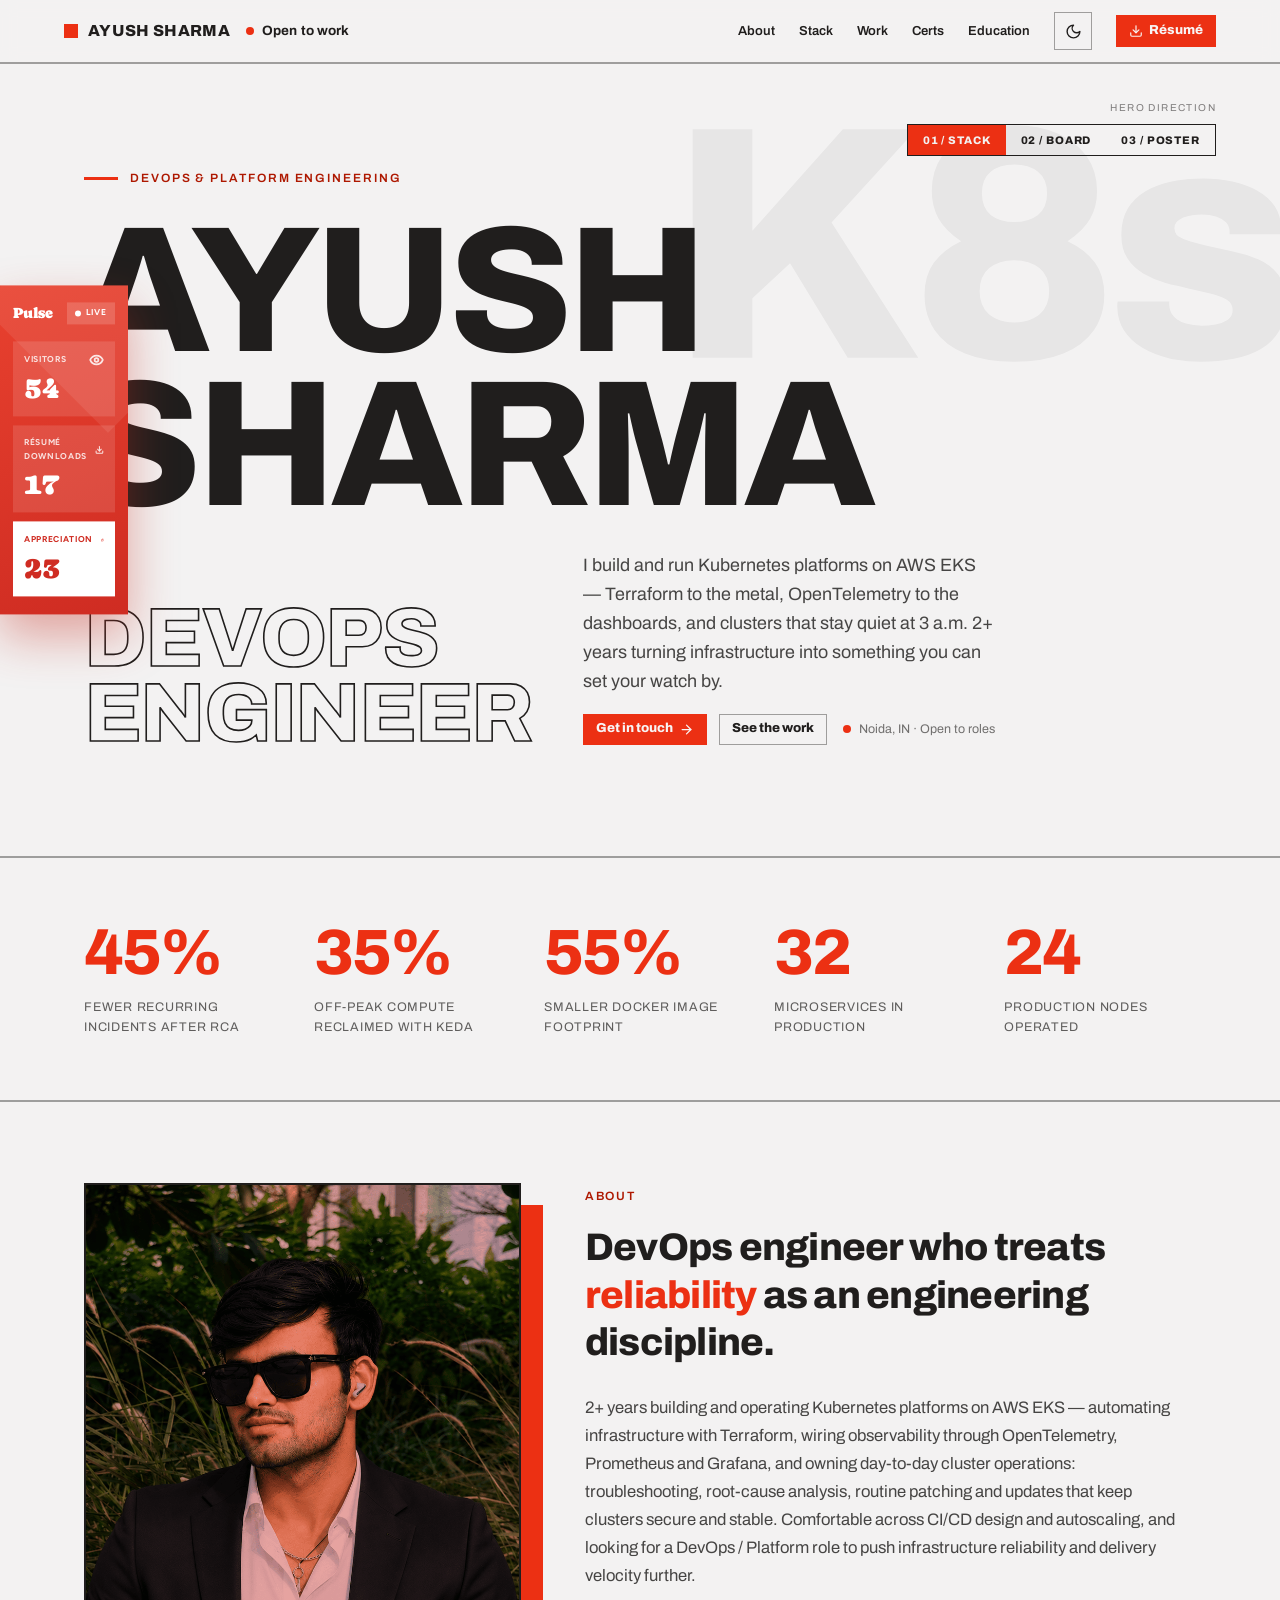
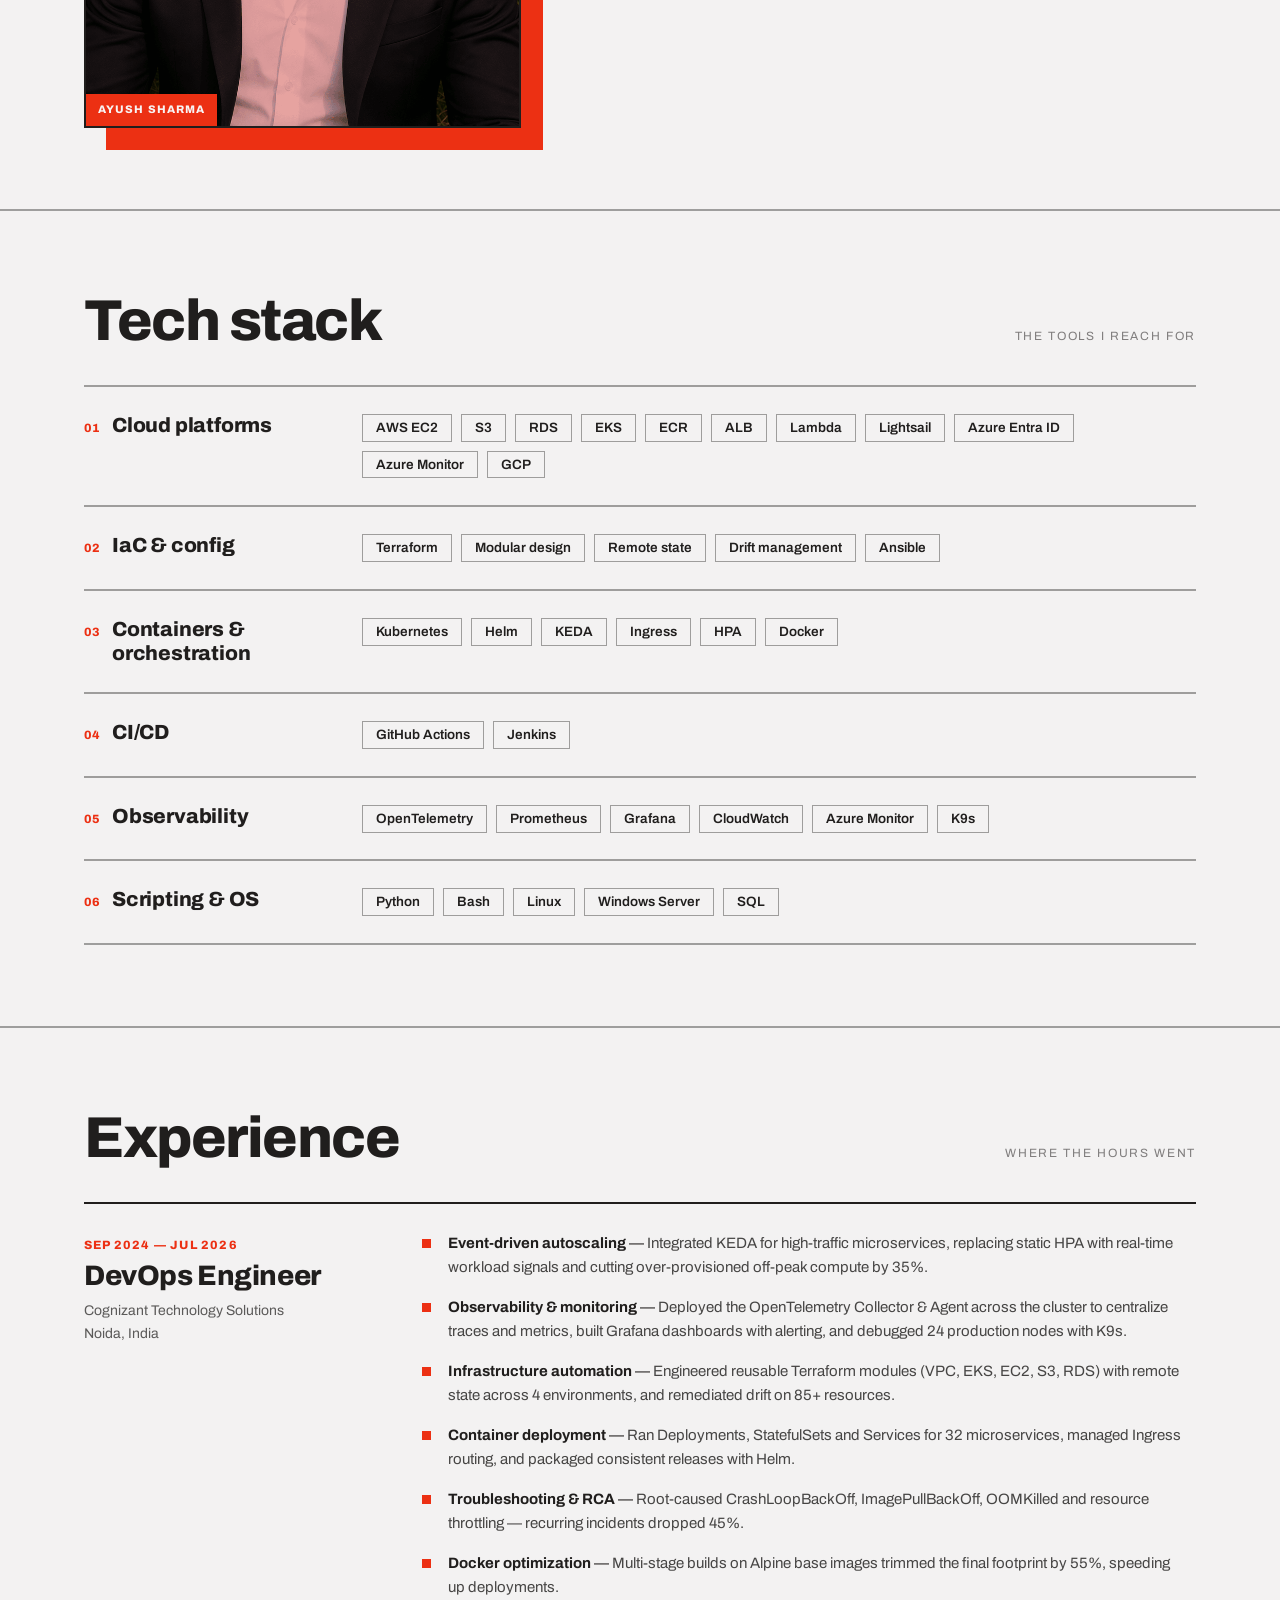
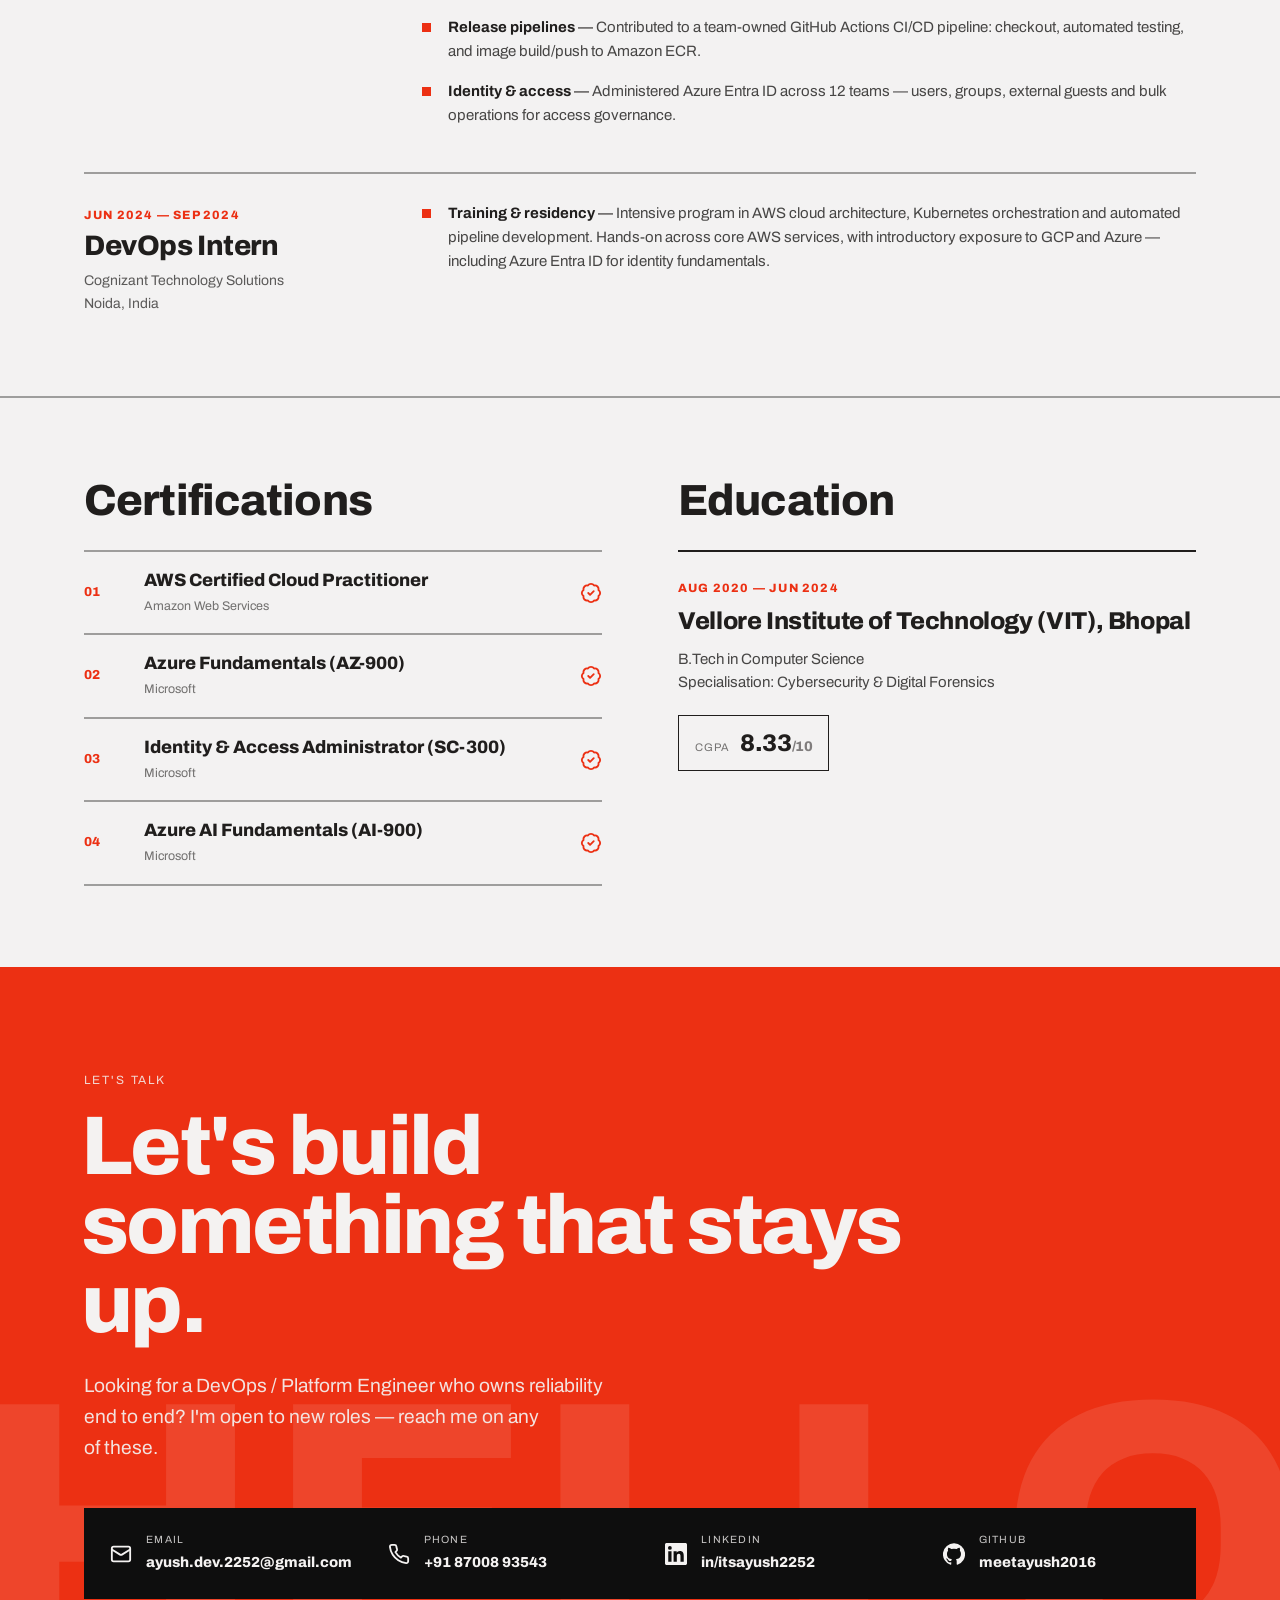
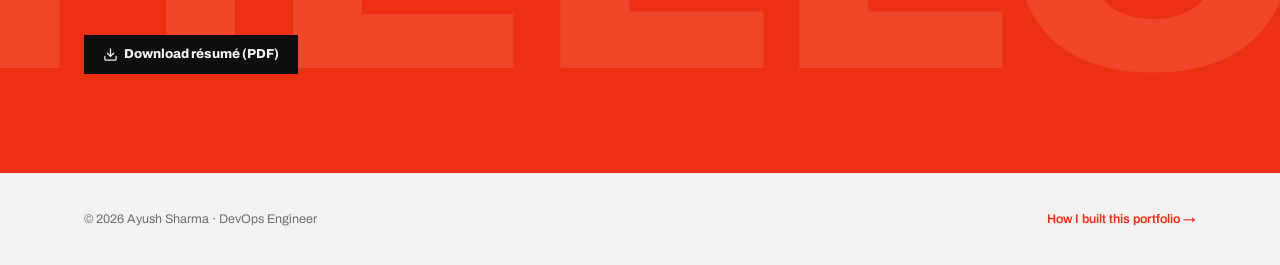
<file: index.html>
<!DOCTYPE html>
<html lang="en">
<head>
<meta charset="utf-8">
<meta name="viewport" content="width=device-width, initial-scale=1">
<title>Ayush Sharma — DevOps Engineer</title>
<meta name="description" content="DevOps engineer building Kubernetes platforms on AWS EKS — Terraform, OpenTelemetry, and reliability as an engineering discipline.">
<link rel="preconnect" href="https://fonts.googleapis.com">
<link rel="preconnect" href="https://fonts.gstatic.com" crossorigin>
<link href="https://fonts.googleapis.com/css2?family=Caprasimo&family=Figtree:wght@400;600;700&display=swap" rel="stylesheet">
<link rel="stylesheet" href="styles.css">
</head>
<body>

  <!-- PULSE METER -->
  <aside class="pulse" aria-label="Portfolio pulse">

    <!-- BASE LAYER (red) -->
    <div class="pulse-layer pulse-base">
      <div class="pulse-blob" aria-hidden="true"></div>
      <div class="pulse-head">
        <span class="pulse-brand">Pulse</span>
        <span class="pulse-live"><span class="dot"></span>LIVE</span>
      </div>
      <div class="pulse-rows">
        <div class="pulse-tile">
          <div class="pulse-top">
            <div class="pulse-label">Visitors</div>
            <svg width="15" height="15" viewBox="0 0 24 24" fill="none" stroke="#fff" stroke-width="2.75" stroke-linecap="round" stroke-linejoin="round" style="opacity:.85"><path d="M2.062 12.348a1 1 0 0 1 0-.696 10.75 10.75 0 0 1 19.876 0 1 1 0 0 1 0 .696 10.75 10.75 0 0 1-19.876 0"/><circle cx="12" cy="12" r="3"/></svg>
          </div>
          <div class="pulse-num" data-metric="visitors">54</div>
        </div>
        <div class="pulse-tile">
          <div class="pulse-top">
            <div class="pulse-label">Résumé downloads</div>
            <svg width="15" height="15" viewBox="0 0 24 24" fill="none" stroke="#fff" stroke-width="2.75" stroke-linecap="round" stroke-linejoin="round" style="opacity:.85"><path d="M21 15v4a2 2 0 0 1-2 2H5a2 2 0 0 1-2-2v-4"/><polyline points="7 10 12 15 17 10"/><line x1="12" x2="12" y1="15" y2="3"/></svg>
          </div>
          <div class="pulse-num" data-metric="downloads">17</div>
        </div>
        <button type="button" class="pulse-tile pulse-solid" data-thumb title="Give a thumbs up">
          <div class="pulse-top">
            <div class="pulse-label">Appreciation</div>
            <svg width="15" height="15" viewBox="0 0 24 24" fill="none" stroke="#e23b2e" stroke-width="2.75" stroke-linecap="round" stroke-linejoin="round" data-thumb-icon><path d="M7 10v12"/><path d="M15 5.88 14 10h5.83a2 2 0 0 1 1.92 2.56l-2.33 8A2 2 0 0 1 17.5 22H4a2 2 0 0 1-2-2v-8a2 2 0 0 1 2-2h2.76a2 2 0 0 0 1.79-1.11L12 2a3.13 3.13 0 0 1 3 3.88Z"/></svg>
          </div>
          <div class="pulse-num" data-metric="thumbs">23</div>
        </button>
      </div>
    </div>

    <!-- INVERT LAYER (black) — clipped from the top to the waterline -->
    <div class="pulse-layer pulse-invert" aria-hidden="true">
      <div class="pulse-blob"></div>
      <div class="pulse-head">
        <span class="pulse-brand">Pulse</span>
        <span class="pulse-live"><span class="dot"></span>LIVE</span>
      </div>
      <div class="pulse-rows">
        <div class="pulse-tile">
          <div class="pulse-top">
            <div class="pulse-label">Visitors</div>
            <svg width="15" height="15" viewBox="0 0 24 24" fill="none" stroke="#fff" stroke-width="2.75" stroke-linecap="round" stroke-linejoin="round" style="opacity:.85"><path d="M2.062 12.348a1 1 0 0 1 0-.696 10.75 10.75 0 0 1 19.876 0 1 1 0 0 1 0 .696 10.75 10.75 0 0 1-19.876 0"/><circle cx="12" cy="12" r="3"/></svg>
          </div>
          <div class="pulse-num" data-metric="visitors">54</div>
        </div>
        <div class="pulse-tile">
          <div class="pulse-top">
            <div class="pulse-label">Résumé downloads</div>
            <svg width="15" height="15" viewBox="0 0 24 24" fill="none" stroke="#fff" stroke-width="2.75" stroke-linecap="round" stroke-linejoin="round" style="opacity:.85"><path d="M21 15v4a2 2 0 0 1-2 2H5a2 2 0 0 1-2-2v-4"/><polyline points="7 10 12 15 17 10"/><line x1="12" x2="12" y1="15" y2="3"/></svg>
          </div>
          <div class="pulse-num" data-metric="downloads">17</div>
        </div>
        <div class="pulse-tile pulse-solid">
          <div class="pulse-top">
            <div class="pulse-label">Appreciation</div>
            <svg width="15" height="15" viewBox="0 0 24 24" fill="none" stroke="#fff" stroke-width="2.75" stroke-linecap="round" stroke-linejoin="round" data-thumb-icon-invert><path d="M7 10v12"/><path d="M15 5.88 14 10h5.83a2 2 0 0 1 1.92 2.56l-2.33 8A2 2 0 0 1 17.5 22H4a2 2 0 0 1-2-2v-8a2 2 0 0 1 2-2h2.76a2 2 0 0 0 1.79-1.11L12 2a3.13 3.13 0 0 1 3 3.88Z"/></svg>
          </div>
          <div class="pulse-num" data-metric="thumbs">23</div>
        </div>
      </div>
    </div>
  </aside>

<div class="page">

  <!-- NAV -->
  <nav class="nav">
    <div class="nav-identity">
      <a href="#top" class="nav-brand">
        <span class="dot"></span>
        <span class="name">AYUSH SHARMA</span>
      </a>
      <span class="nav-status"><span class="dot"></span>Open to work</span>
    </div>
    <a href="#about" class="link">About</a>
    <a href="#stack" class="link">Stack</a>
    <a href="#work" class="link">Work</a>
    <a href="#certs" class="link">Certs</a>
    <a href="#education" class="link">Education</a>
    <button type="button" id="themeToggle" class="theme-toggle" title="Toggle dark mode" aria-label="Toggle dark mode">
      <svg class="icon-sun" viewBox="0 0 24 24" fill="none" stroke="currentColor" stroke-width="2" stroke-linecap="round" stroke-linejoin="round" aria-hidden="true"><path d="M12 3a6 6 0 0 0 9 9 9 9 0 1 1-9-9Z"/></svg>
      <svg class="icon-moon" viewBox="0 0 24 24" fill="none" stroke="currentColor" stroke-width="2" stroke-linecap="round" stroke-linejoin="round" aria-hidden="true"><circle cx="12" cy="12" r="4"/><path d="M12 2v2"/><path d="M12 20v2"/><path d="m4.93 4.93 1.41 1.41"/><path d="m17.66 17.66 1.41 1.41"/><path d="M2 12h2"/><path d="M20 12h2"/><path d="m6.34 17.66-1.41 1.41"/><path d="m19.07 4.93-1.41 1.41"/></svg>
    </button>
    <a class="btn btn-primary" href="assets/ayush_devops_resume.pdf" download data-resume>
      <svg viewBox="0 0 24 24" fill="none" stroke="currentColor" stroke-width="2" stroke-linecap="round" stroke-linejoin="round" style="width:14px;height:14px" aria-hidden="true"><path d="M21 15v4a2 2 0 0 1-2 2H5a2 2 0 0 1-2-2v-4"/><polyline points="7 10 12 15 17 10"/><line x1="12" x2="12" y1="15" y2="3"/></svg>
      Résumé
    </a>
  </nav>

  <!-- HERO -->
  <header id="top" class="hero">

    <div class="hero-switcher">
      <span class="label">Hero direction</span>
      <div class="tabs">
        <button type="button" class="tab" data-variant="stack">01 / Stack</button>
        <button type="button" class="tab" data-variant="board">02 / Board</button>
        <button type="button" class="tab" data-variant="poster">03 / Poster</button>
      </div>
    </div>

    <!-- 01 STACK -->
    <div class="hero-variant" data-hero="stack">
      <div class="hero-inner">
        <span class="hero-wm" data-parallax="0.16">K8s</span>
        <div class="hero-content">
          <div class="hero-eyebrow">
            <span class="bar"></span>
            <span class="text">DevOps &amp; Platform Engineering</span>
          </div>
          <h1 class="hero-title">AYUSH<br />SHARMA</h1>
          <div class="hero-role-row">
            <p class="hero-outline"><span class="hero-letter">D</span><span class="hero-letter">E</span><span class="hero-letter">V</span><span class="hero-letter">O</span><span class="hero-letter">P</span><span class="hero-letter">S</span><br /><span class="hero-letter">E</span><span class="hero-letter">N</span><span class="hero-letter">G</span><span class="hero-letter">I</span><span class="hero-letter">N</span><span class="hero-letter">E</span><span class="hero-letter">E</span><span class="hero-letter">R</span></p>
            <div class="hero-lede">
              <p>I build and run Kubernetes platforms on AWS EKS — Terraform to the metal, OpenTelemetry to the dashboards, and clusters that stay quiet at 3 a.m. 2+ years turning infrastructure into something you can set your watch by.</p>
              <div class="hero-cta-row">
                <a class="btn btn-primary" href="#contact">Get in touch
                  <svg viewBox="0 0 24 24" fill="none" stroke="currentColor" stroke-width="2" stroke-linecap="round" stroke-linejoin="round" style="width:15px;height:15px" aria-hidden="true"><path d="M5 12h14"/><path d="m12 5 7 7-7 7"/></svg>
                </a>
                <a class="btn btn-secondary" href="#work">See the work</a>
                <span class="status-pill"><span class="dot"></span> Noida, IN · Open to roles</span>
              </div>
            </div>
          </div>
        </div>
      </div>
    </div>

    <!-- 02 BOARD -->
    <div class="hero-variant" data-hero="board">
      <div class="hero-inner">
        <div class="board-grid">
          <div class="board-left">
            <span class="kicker">DevOps Engineer</span>
            <h1 class="hero-title mid">AYUSH<br />SHARMA</h1>
            <p class="lede">Kubernetes platforms on AWS EKS, infrastructure as Terraform, and observability that catches the incident before the pager does.</p>
            <div class="cta-row">
              <a class="btn btn-primary" href="#contact">Get in touch
                <svg viewBox="0 0 24 24" fill="none" stroke="currentColor" stroke-width="2" stroke-linecap="round" stroke-linejoin="round" style="width:15px;height:15px" aria-hidden="true"><path d="M5 12h14"/><path d="m12 5 7 7-7 7"/></svg>
              </a>
              <a class="btn btn-secondary" href="assets/ayush_devops_resume.pdf" download data-resume>
                <svg viewBox="0 0 24 24" fill="none" stroke="currentColor" stroke-width="2" stroke-linecap="round" stroke-linejoin="round" style="width:14px;height:14px" aria-hidden="true"><path d="M21 15v4a2 2 0 0 1-2 2H5a2 2 0 0 1-2-2v-4"/><polyline points="7 10 12 15 17 10"/><line x1="12" x2="12" y1="15" y2="3"/></svg>
                Résumé
              </a>
            </div>
          </div>
          <div class="board-panel">
            <div class="board-head">
              <span class="title">STATUS BOARD</span>
              <span class="live"><span class="dot"></span> LIVE</span>
            </div>
            <dl class="board-list">
              <div class="board-row"><dt>Role</dt><dd>DevOps Engineer</dd></div>
              <div class="board-row"><dt>Based</dt><dd>Noida, India</dd></div>
              <div class="board-row"><dt>Experience</dt><dd>2+ years</dd></div>
              <div class="board-row"><dt>Focus</dt><dd>EKS · Terraform · OTel</dd></div>
              <div class="board-row"><dt>Status</dt><dd class="accent">Available</dd></div>
            </dl>
          </div>
        </div>
      </div>
    </div>

    <!-- 03 POSTER -->
    <div class="hero-variant" data-hero="poster">
      <div class="hero-inner">
        <div class="poster-grid">
          <div class="poster-left">
            <span class="kicker">Portfolio · 2026</span>
            <h1 class="hero-title sm">AYUSH<br />SHARMA</h1>
            <p class="lede">Platforms on AWS EKS. Terraform modules that don't drift. Dashboards that see it coming. Reliability, treated as an engineering discipline — not a hope.</p>
            <div class="cta-row">
              <a class="btn btn-primary" href="#contact">Get in touch
                <svg viewBox="0 0 24 24" fill="none" stroke="currentColor" stroke-width="2" stroke-linecap="round" stroke-linejoin="round" style="width:15px;height:15px" aria-hidden="true"><path d="M5 12h14"/><path d="m12 5 7 7-7 7"/></svg>
              </a>
            </div>
          </div>
          <div class="poster-right">
            <span class="poster-wm" data-parallax="0.1">/</span>
            <span class="label">The role</span>
            <p class="role">DEVOPS<br />ENGINEER</p>
            <p class="term">$ kubectl get pods -A<br />READY&nbsp;&nbsp;&nbsp;STATUS&nbsp;&nbsp;&nbsp;RESTARTS<br />32/32&nbsp;&nbsp;&nbsp;Running&nbsp;&nbsp;0</p>
          </div>
        </div>
      </div>
    </div>

  </header>

  <hr class="rule2" />

  <!-- STATS -->
  <section aria-label="Selected impact" class="stats-section">
    <div class="stats-grid" data-reveal>
      <div><p class="stat-num" data-count="45" data-suffix="%">0%</p><p class="stat-label">Fewer recurring incidents after RCA</p></div>
      <div><p class="stat-num" data-count="35" data-suffix="%">0%</p><p class="stat-label">Off-peak compute reclaimed with KEDA</p></div>
      <div><p class="stat-num" data-count="55" data-suffix="%">0%</p><p class="stat-label">Smaller Docker image footprint</p></div>
      <div><p class="stat-num" data-count="32">0</p><p class="stat-label">Microservices in production</p></div>
      <div><p class="stat-num" data-count="24">0</p><p class="stat-label">Production nodes operated</p></div>
    </div>
  </section>

  <hr class="rule2" />

  <!-- ABOUT -->
  <section id="about" class="section">
    <div class="about-grid">
      <div class="about-photo-wrap" data-reveal>
        <div class="about-photo-backdrop" aria-hidden="true"></div>
        <figure class="about-figure">
          <img src="assets/ayush_image.png" alt="Ayush Sharma">
          <div class="about-tint" aria-hidden="true"></div>
          <p class="about-caption">Ayush Sharma</p>
        </figure>
      </div>
      <div class="about-copy" data-reveal data-reveal-delay="90">
        <span class="kicker">About</span>
        <p class="headline">DevOps engineer who treats <span class="accent">reliability</span> as an engineering discipline.</p>
        <p class="body">2+ years building and operating Kubernetes platforms on AWS EKS — automating infrastructure with Terraform, wiring observability through OpenTelemetry, Prometheus and Grafana, and owning day-to-day cluster operations: troubleshooting, root-cause analysis, routine patching and updates that keep clusters secure and stable. Comfortable across CI/CD design and autoscaling, and looking for a DevOps / Platform role to push infrastructure reliability and delivery velocity further.</p>
      </div>
    </div>
  </section>

  <hr class="rule2" />

  <!-- STACK -->
  <section id="stack" class="section">
    <div class="section-head" data-reveal>
      <h2>Tech stack</h2>
      <span class="sub">The tools I reach for</span>
    </div>
    <div>
      <div class="stack-row" data-reveal>
        <div class="stack-row-head"><span class="num">01</span><h3>Cloud platforms</h3></div>
        <div class="stack-chips">
          <span class="stack-chip">AWS EC2</span><span class="stack-chip">S3</span><span class="stack-chip">RDS</span><span class="stack-chip">EKS</span><span class="stack-chip">ECR</span><span class="stack-chip">ALB</span><span class="stack-chip">Lambda</span><span class="stack-chip">Lightsail</span><span class="stack-chip">Azure Entra ID</span><span class="stack-chip">Azure Monitor</span><span class="stack-chip">GCP</span>
        </div>
      </div>
      <div class="stack-row" data-reveal>
        <div class="stack-row-head"><span class="num">02</span><h3>IaC &amp; config</h3></div>
        <div class="stack-chips">
          <span class="stack-chip">Terraform</span><span class="stack-chip">Modular design</span><span class="stack-chip">Remote state</span><span class="stack-chip">Drift management</span><span class="stack-chip">Ansible</span>
        </div>
      </div>
      <div class="stack-row" data-reveal>
        <div class="stack-row-head"><span class="num">03</span><h3>Containers &amp; orchestration</h3></div>
        <div class="stack-chips">
          <span class="stack-chip">Kubernetes</span><span class="stack-chip">Helm</span><span class="stack-chip">KEDA</span><span class="stack-chip">Ingress</span><span class="stack-chip">HPA</span><span class="stack-chip">Docker</span>
        </div>
      </div>
      <div class="stack-row" data-reveal>
        <div class="stack-row-head"><span class="num">04</span><h3>CI/CD</h3></div>
        <div class="stack-chips">
          <span class="stack-chip">GitHub Actions</span><span class="stack-chip">Jenkins</span>
        </div>
      </div>
      <div class="stack-row" data-reveal>
        <div class="stack-row-head"><span class="num">05</span><h3>Observability</h3></div>
        <div class="stack-chips">
          <span class="stack-chip">OpenTelemetry</span><span class="stack-chip">Prometheus</span><span class="stack-chip">Grafana</span><span class="stack-chip">CloudWatch</span><span class="stack-chip">Azure Monitor</span><span class="stack-chip">K9s</span>
        </div>
      </div>
      <div class="stack-row" data-reveal>
        <div class="stack-row-head"><span class="num">06</span><h3>Scripting &amp; OS</h3></div>
        <div class="stack-chips">
          <span class="stack-chip">Python</span><span class="stack-chip">Bash</span><span class="stack-chip">Linux</span><span class="stack-chip">Windows Server</span><span class="stack-chip">SQL</span>
        </div>
      </div>
      <div class="stack-close"></div>
    </div>
  </section>

  <hr class="rule2" />

  <!-- WORK -->
  <section id="work" class="section">
    <div class="section-head" data-reveal>
      <h2>Experience</h2>
      <span class="sub">Where the hours went</span>
    </div>

    <article class="role-card" data-reveal>
      <div class="role-grid">
        <div class="role-meta">
          <span class="dates">Sep 2024 — Jul 2026</span>
          <h3>DevOps Engineer</h3>
          <p class="org">Cognizant Technology Solutions<br />Noida, India</p>
        </div>
        <ul class="role-points">
          <li><span class="mark"></span><p><strong>Event-driven autoscaling</strong> — <span class="b">Integrated KEDA for high-traffic microservices, replacing static HPA with real-time workload signals and cutting over-provisioned off-peak compute by 35%.</span></p></li>
          <li><span class="mark"></span><p><strong>Observability &amp; monitoring</strong> — <span class="b">Deployed the OpenTelemetry Collector &amp; Agent across the cluster to centralize traces and metrics, built Grafana dashboards with alerting, and debugged 24 production nodes with K9s.</span></p></li>
          <li><span class="mark"></span><p><strong>Infrastructure automation</strong> — <span class="b">Engineered reusable Terraform modules (VPC, EKS, EC2, S3, RDS) with remote state across 4 environments, and remediated drift on 85+ resources.</span></p></li>
          <li><span class="mark"></span><p><strong>Container deployment</strong> — <span class="b">Ran Deployments, StatefulSets and Services for 32 microservices, managed Ingress routing, and packaged consistent releases with Helm.</span></p></li>
          <li><span class="mark"></span><p><strong>Troubleshooting &amp; RCA</strong> — <span class="b">Root-caused CrashLoopBackOff, ImagePullBackOff, OOMKilled and resource throttling — recurring incidents dropped 45%.</span></p></li>
          <li><span class="mark"></span><p><strong>Docker optimization</strong> — <span class="b">Multi-stage builds on Alpine base images trimmed the final footprint by 55%, speeding up deployments.</span></p></li>
          <li><span class="mark"></span><p><strong>Release pipelines</strong> — <span class="b">Contributed to a team-owned GitHub Actions CI/CD pipeline: checkout, automated testing, and image build/push to Amazon ECR.</span></p></li>
          <li><span class="mark"></span><p><strong>Identity &amp; access</strong> — <span class="b">Administered Azure Entra ID across 12 teams — users, groups, external guests and bulk operations for access governance.</span></p></li>
        </ul>
      </div>
    </article>

    <article class="role-card dim" data-reveal>
      <div class="role-grid">
        <div class="role-meta">
          <span class="dates">Jun 2024 — Sep 2024</span>
          <h3>DevOps Intern</h3>
          <p class="org">Cognizant Technology Solutions<br />Noida, India</p>
        </div>
        <ul class="role-points">
          <li><span class="mark"></span><p><strong>Training &amp; residency</strong> — <span class="b">Intensive program in AWS cloud architecture, Kubernetes orchestration and automated pipeline development. Hands-on across core AWS services, with introductory exposure to GCP and Azure — including Azure Entra ID for identity fundamentals.</span></p></li>
        </ul>
      </div>
    </article>
  </section>

  <hr class="rule2" />

  <!-- CERTS + EDUCATION -->
  <section id="certs" class="section">
    <div class="certs-edu-grid">
      <div>
        <h2 data-reveal>Certifications</h2>
        <div>
          <div class="cert-row" data-reveal>
            <span class="num">01</span>
            <div><h3>AWS Certified Cloud Practitioner</h3><p class="issuer">Amazon Web Services</p></div>
            <svg viewBox="0 0 24 24" fill="none" stroke="currentColor" stroke-width="2" stroke-linecap="round" stroke-linejoin="round" aria-hidden="true"><path d="M3.85 8.62a4 4 0 0 1 4.78-4.77 4 4 0 0 1 6.74 0 4 4 0 0 1 4.78 4.78 4 4 0 0 1 0 6.74 4 4 0 0 1-4.77 4.78 4 4 0 0 1-6.75 0 4 4 0 0 1-4.78-4.77 4 4 0 0 1 0-6.76Z"/><path d="m9 12 2 2 4-4"/></svg>
          </div>
          <div class="cert-row" data-reveal>
            <span class="num">02</span>
            <div><h3>Azure Fundamentals (AZ-900)</h3><p class="issuer">Microsoft</p></div>
            <svg viewBox="0 0 24 24" fill="none" stroke="currentColor" stroke-width="2" stroke-linecap="round" stroke-linejoin="round" aria-hidden="true"><path d="M3.85 8.62a4 4 0 0 1 4.78-4.77 4 4 0 0 1 6.74 0 4 4 0 0 1 4.78 4.78 4 4 0 0 1 0 6.74 4 4 0 0 1-4.77 4.78 4 4 0 0 1-6.75 0 4 4 0 0 1-4.78-4.77 4 4 0 0 1 0-6.76Z"/><path d="m9 12 2 2 4-4"/></svg>
          </div>
          <div class="cert-row" data-reveal>
            <span class="num">03</span>
            <div><h3>Identity &amp; Access Administrator (SC-300)</h3><p class="issuer">Microsoft</p></div>
            <svg viewBox="0 0 24 24" fill="none" stroke="currentColor" stroke-width="2" stroke-linecap="round" stroke-linejoin="round" aria-hidden="true"><path d="M3.85 8.62a4 4 0 0 1 4.78-4.77 4 4 0 0 1 6.74 0 4 4 0 0 1 4.78 4.78 4 4 0 0 1 0 6.74 4 4 0 0 1-4.77 4.78 4 4 0 0 1-6.75 0 4 4 0 0 1-4.78-4.77 4 4 0 0 1 0-6.76Z"/><path d="m9 12 2 2 4-4"/></svg>
          </div>
          <div class="cert-row" data-reveal>
            <span class="num">04</span>
            <div><h3>Azure AI Fundamentals (AI-900)</h3><p class="issuer">Microsoft</p></div>
            <svg viewBox="0 0 24 24" fill="none" stroke="currentColor" stroke-width="2" stroke-linecap="round" stroke-linejoin="round" aria-hidden="true"><path d="M3.85 8.62a4 4 0 0 1 4.78-4.77 4 4 0 0 1 6.74 0 4 4 0 0 1 4.78 4.78 4 4 0 0 1 0 6.74 4 4 0 0 1-4.77 4.78 4 4 0 0 1-6.75 0 4 4 0 0 1-4.78-4.77 4 4 0 0 1 0-6.76Z"/><path d="m9 12 2 2 4-4"/></svg>
          </div>
          <div class="certs-close"></div>
        </div>
      </div>

      <div id="education">
        <h2 data-reveal>Education</h2>
        <div class="edu-block" data-reveal data-reveal-delay="80">
          <span class="dates">Aug 2020 — Jun 2024</span>
          <h3>Vellore Institute of Technology (VIT), Bhopal</h3>
          <p>B.Tech in Computer Science<br />Specialisation: Cybersecurity &amp; Digital Forensics</p>
          <div class="cgpa">
            <span class="label">CGPA</span>
            <span class="value">8.33<span class="of10">/10</span></span>
          </div>
        </div>
      </div>
    </div>
  </section>

  <!-- CONTACT -->
  <section id="contact" class="contact-section">
    <span class="contact-wm" data-parallax="0.08">HELLO</span>
    <div class="contact-inner">
      <span class="kicker">Let's talk</span>
      <h2>Let's build something that stays up.</h2>
      <p class="lede">Looking for a DevOps / Platform Engineer who owns reliability end to end? I'm open to new roles — reach me on any of these.</p>

      <div class="contact-grid">
        <a href="mailto:ayush.dev.2252@gmail.com" class="contact-card">
          <svg viewBox="0 0 24 24" fill="none" stroke="currentColor" stroke-width="2" stroke-linecap="round" stroke-linejoin="round" aria-hidden="true"><rect width="20" height="16" x="2" y="4" rx="2"/><path d="m22 7-8.97 5.7a1.94 1.94 0 0 1-2.06 0L2 7"/></svg>
          <span><span class="k">Email</span><span class="v">ayush.dev.2252@gmail.com</span></span>
        </a>
        <a href="tel:+918700893543" class="contact-card">
          <svg viewBox="0 0 24 24" fill="none" stroke="currentColor" stroke-width="2" stroke-linecap="round" stroke-linejoin="round" aria-hidden="true"><path d="M22 16.92v3a2 2 0 0 1-2.18 2 19.79 19.79 0 0 1-8.63-3.07 19.5 19.5 0 0 1-6-6 19.79 19.79 0 0 1-3.07-8.67A2 2 0 0 1 4.11 2h3a2 2 0 0 1 2 1.72 12.84 12.84 0 0 0 .7 2.81 2 2 0 0 1-.45 2.11L8.09 9.91a16 16 0 0 0 6 6l1.27-1.27a2 2 0 0 1 2.11-.45 12.84 12.84 0 0 0 2.81.7A2 2 0 0 1 22 16.92z"/></svg>
          <span><span class="k">Phone</span><span class="v">+91 87008 93543</span></span>
        </a>
        <a href="https://www.linkedin.com/in/itsayush2252" target="_blank" rel="noopener" class="contact-card">
          <svg viewBox="0 0 24 24" fill="currentColor" aria-hidden="true"><path d="M20.45 20.45h-3.56v-5.57c0-1.33-.02-3.04-1.85-3.04-1.85 0-2.14 1.45-2.14 2.94v5.67H9.35V9h3.41v1.56h.05c.48-.9 1.63-1.85 3.36-1.85 3.6 0 4.27 2.37 4.27 5.45v6.29zM5.34 7.43a2.06 2.06 0 1 1 0-4.13 2.06 2.06 0 0 1 0 4.13zM7.12 20.45H3.55V9h3.57v11.45zM22.22 0H1.77C.79 0 0 .77 0 1.73v20.54C0 23.22.79 24 1.77 24h20.45c.98 0 1.78-.78 1.78-1.73V1.73C24 .77 23.2 0 22.22 0z"/></svg>
          <span><span class="k">LinkedIn</span><span class="v">in/itsayush2252</span></span>
        </a>
        <a href="https://github.com/meetayush2016" target="_blank" rel="noopener" class="contact-card">
          <svg viewBox="0 0 24 24" fill="currentColor" aria-hidden="true"><path d="M12 .3a12 12 0 0 0-3.8 23.4c.6.1.8-.26.8-.57v-2c-3.34.72-4.04-1.6-4.04-1.6-.55-1.4-1.34-1.77-1.34-1.77-1.08-.74.09-.73.09-.73 1.2.09 1.83 1.24 1.83 1.24 1.07 1.83 2.8 1.3 3.49.99.1-.78.42-1.3.76-1.6-2.67-.3-5.47-1.33-5.47-5.93 0-1.31.47-2.38 1.24-3.22-.14-.3-.54-1.52.1-3.18 0 0 1.01-.32 3.3 1.23a11.5 11.5 0 0 1 6 0c2.28-1.55 3.29-1.23 3.29-1.23.65 1.66.24 2.88.12 3.18.77.84 1.23 1.91 1.23 3.22 0 4.61-2.8 5.63-5.48 5.92.43.37.81 1.1.81 2.22v3.29c0 .31.2.68.82.57A12 12 0 0 0 12 .3z"/></svg>
          <span><span class="k">GitHub</span><span class="v">meetayush2016</span></span>
        </a>
      </div>

      <div class="contact-resume">
        <a class="btn btn-ghost" href="assets/ayush_devops_resume.pdf" download data-resume>
          <svg viewBox="0 0 24 24" fill="none" stroke="currentColor" stroke-width="2" stroke-linecap="round" stroke-linejoin="round" style="width:15px;height:15px" aria-hidden="true"><path d="M21 15v4a2 2 0 0 1-2 2H5a2 2 0 0 1-2-2v-4"/><polyline points="7 10 12 15 17 10"/><line x1="12" x2="12" y1="15" y2="3"/></svg>
          Download résumé (PDF)
        </a>
      </div>
    </div>
  </section>

  <footer class="site-footer">
    <span>© 2026 Ayush Sharma · DevOps Engineer</span>
    <a href="https://github.com/meetayush2016/devops-latest-portfolio" target="_blank" rel="noopener">How I built this portfolio →</a>
  </footer>

</div>
<script src="script.js"></script>
</body>
</html>
</file>
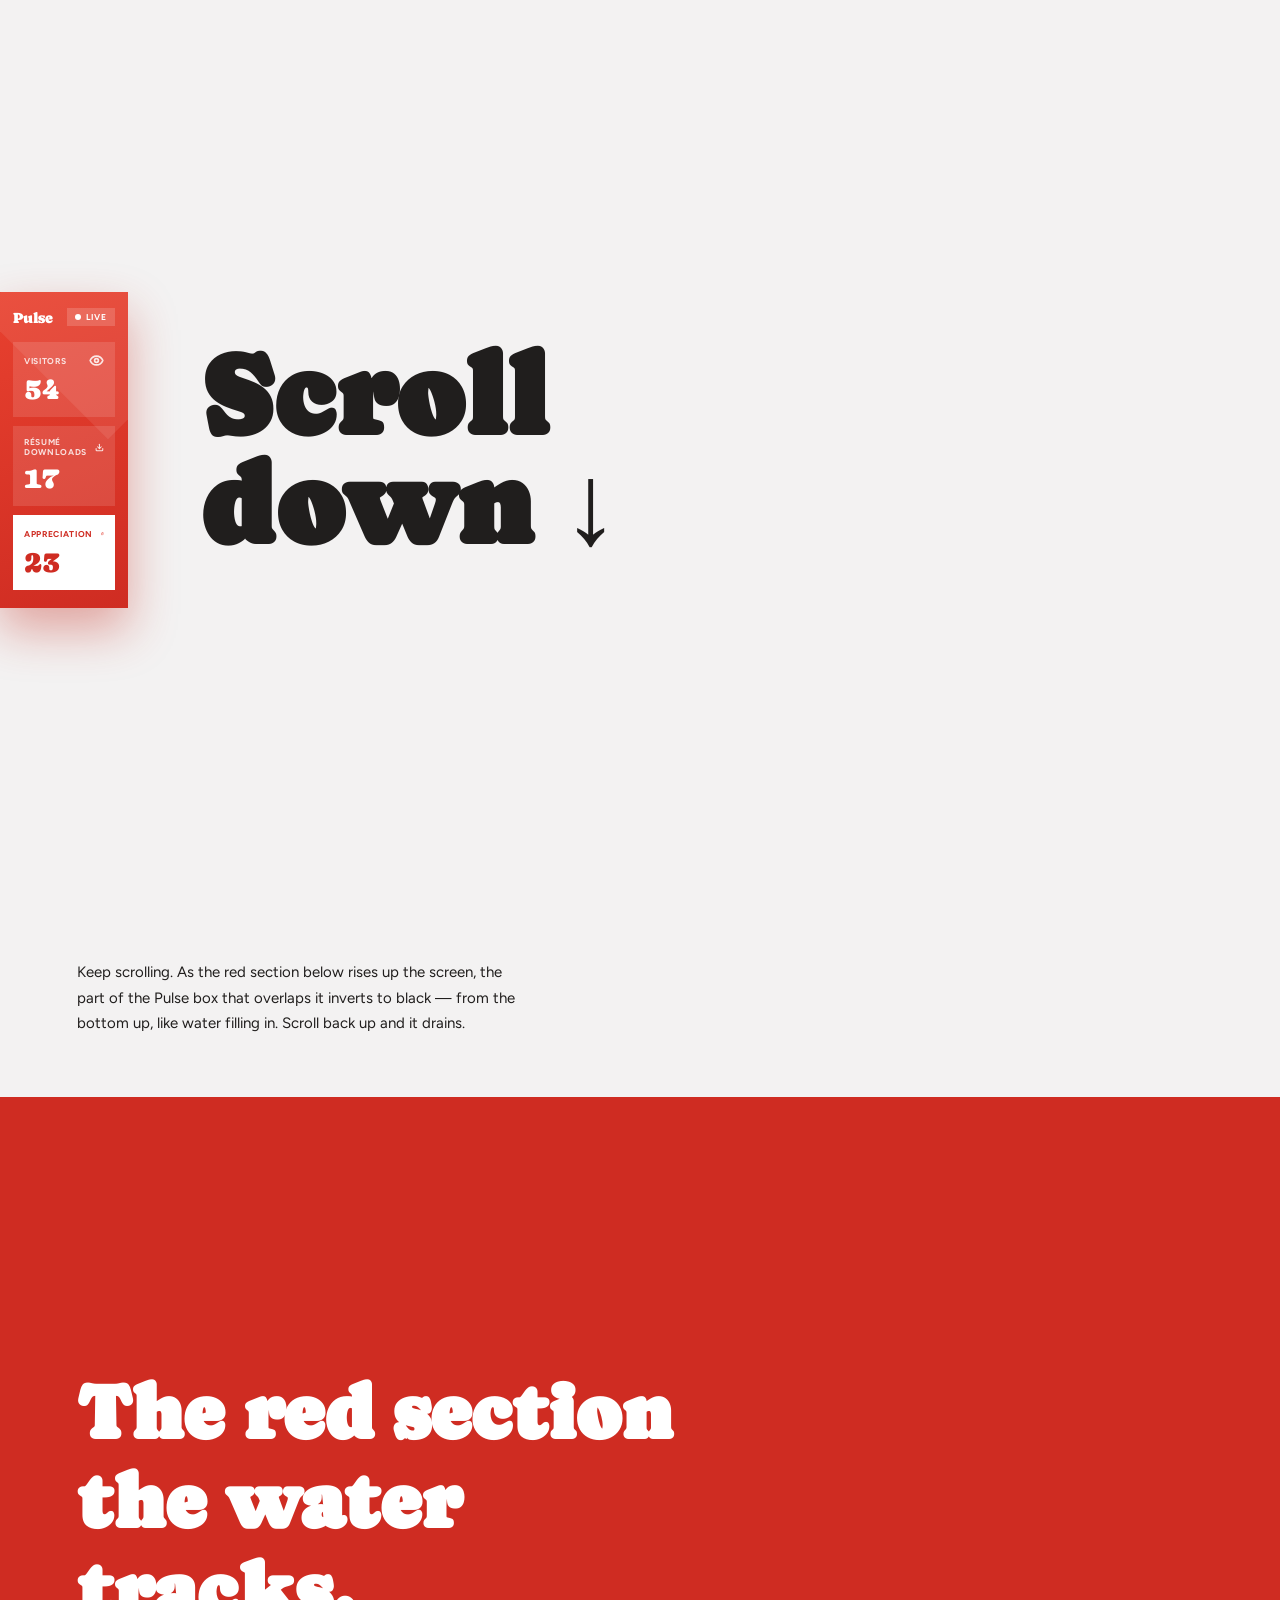
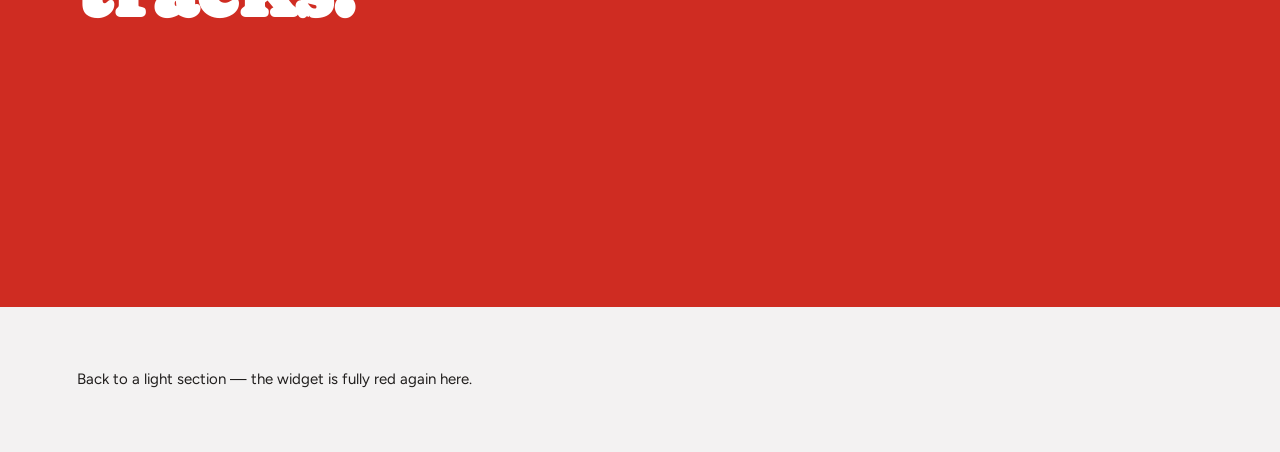
<file: assets/pulse-meter.html>
<!DOCTYPE html>
<html lang="en">
<head>
<meta charset="utf-8">
<meta name="viewport" content="width=device-width, initial-scale=1">
<title>Pulse Meter — standalone (with scroll water-fill)</title>
<link rel="preconnect" href="https://fonts.googleapis.com">
<link rel="preconnect" href="https://fonts.gstatic.com" crossorigin>
<link href="https://fonts.googleapis.com/css2?family=Caprasimo&family=Figtree:wght@400;600;700&display=swap" rel="stylesheet">
<style>
  /* ============================================================
     PULSE METER  —  drop-in widget
     ------------------------------------------------------------
     WHAT YOU NEED IN YOUR PAGE:
       1. This <style> block (or its rules).
       2. The .pulse markup (the <aside>).
       3. The <script> at the bottom.
       4. A "red section" somewhere below — give it id="pulse-red"
          (or change RED_SELECTOR in the script). The water-fill
          tracks the TOP EDGE of that element.
     ============================================================ */

  * { box-sizing: border-box; }
  body { margin: 0; font-family: "Figtree", system-ui, sans-serif; background: #f3f2f2; color: #201e1d; }

  @keyframes pm-blink { 0%,100%{opacity:1} 50%{opacity:.25} }
  @keyframes pm-float { 0%,100%{transform:translateY(0)} 50%{transform:translateY(-3px)} }

  /* ---- the fixed dock (two stacked layers) ---- */
  .pulse {
    position: fixed; left: 0; top: 50%; transform: translateY(-50%);
    z-index: 50; width: clamp(128px, 10vw, 148px);
    font-family: "Figtree", system-ui, sans-serif;
  }
  @media (max-width: 1180px) { .pulse { display: none; } }

  .pulse-layer { padding: 16px 13px 18px; overflow: hidden; position: relative; }
  .pulse-base  { background: linear-gradient(160deg,#e8412f 0%,#cf2c22 100%); box-shadow: 0 22px 48px rgba(198,47,36,.4); }
  .pulse-invert{ position: absolute; inset: 0; background: #0e0e0e; will-change: clip-path; clip-path: inset(100% 0 0 0); }

  .pulse-blob { position: absolute; top: -70px; right: -70px; width: 180px; height: 180px; transform: rotate(45deg); background: rgba(255,255,255,.08); }
  .pulse-invert .pulse-blob { background: rgba(255,255,255,.06); }

  .pulse-head { display: flex; align-items: center; justify-content: space-between; margin-bottom: 16px; position: relative; }
  .pulse-brand { font-family: "Caprasimo", serif; font-size: 15px; color: #fff; }
  .pulse-live { display: inline-flex; align-items: center; gap: 5px; font-size: 8.5px; font-weight: 700; letter-spacing: .1em; color: #fff; background: rgba(255,255,255,.16); padding: 4px 8px; }
  .pulse-live .dot { width: 6px; height: 6px; border-radius: 999px; background: #fff; }
  .pulse-base .pulse-live .dot { animation: pm-blink 1.4s ease-in-out infinite; }

  .pulse-rows { display: flex; flex-direction: column; gap: 9px; position: relative; }
  .pulse-tile { padding: 11px 11px 13px; }
  .pulse-base .pulse-tile { background: rgba(255,255,255,.12); }
  .pulse-invert .pulse-tile { background: rgba(255,255,255,.10); }
  .pulse-base .pulse-solid { background: #fff; }
  .pulse-invert .pulse-solid { background: rgba(255,255,255,.10); }

  .pulse-top { display: flex; align-items: center; justify-content: space-between; gap: 8px; }
  .pulse-label { font-size: 8.5px; font-weight: 700; letter-spacing: .08em; text-transform: uppercase; }
  .pulse-num { font-family: "Caprasimo", serif; font-size: 30px; line-height: 1; margin-top: 6px; }
  .pulse-base .pulse-label, .pulse-invert .pulse-label { color: rgba(255,255,255,.82); }
  .pulse-base .pulse-num,   .pulse-invert .pulse-num   { color: #fff; }
  .pulse-base .pulse-solid .pulse-label { color: #cf2c22; }
  .pulse-base .pulse-solid .pulse-num   { color: #cf2c22; }
  .pulse-invert .pulse-solid .pulse-label { color: rgba(255,255,255,.82); }
  .pulse-invert .pulse-solid .pulse-num   { color: #fff; }

  button.pulse-solid { appearance: none; border: 0; cursor: pointer; text-align: left; width: 100%; transition: transform .12s; font: inherit; }
  button.pulse-solid:active { transform: scale(.97); }
  .pulse-base .pulse-solid svg { animation: pm-float 3s ease-in-out infinite; }

  /* ---- demo page scaffolding (delete when embedding) ---- */
  .demo-hero { min-height: 100vh; display: flex; align-items: center; padding: 0 6vw 0 200px; }
  .demo-hero h1 { font-family: "Caprasimo", serif; font-size: clamp(48px, 9vw, 120px); line-height: .95; margin: 0; }
  .demo-red { background: #cf2c22; color: #fff; min-height: 90vh; display: flex; align-items: center; padding: 0 6vw; }
  .demo-red h2 { font-family: "Caprasimo", serif; font-size: clamp(36px, 6vw, 84px); margin: 0; max-width: 14ch; }
  .demo-note { padding: 60px 6vw; font-size: 15px; line-height: 1.7; max-width: 60ch; }
</style>
</head>
<body>

  <!-- ======================= PULSE METER ======================= -->
  <aside class="pulse" aria-label="Portfolio pulse">

    <!-- BASE LAYER (red) -->
    <div class="pulse-layer pulse-base">
      <div class="pulse-blob" aria-hidden="true"></div>
      <div class="pulse-head">
        <span class="pulse-brand">Pulse</span>
        <span class="pulse-live"><span class="dot"></span>LIVE</span>
      </div>
      <div class="pulse-rows">
        <div class="pulse-tile">
          <div class="pulse-top">
            <div class="pulse-label">Visitors</div>
            <svg width="15" height="15" viewBox="0 0 24 24" fill="none" stroke="#fff" stroke-width="2.75" stroke-linecap="round" stroke-linejoin="round" style="opacity:.85"><path d="M2.062 12.348a1 1 0 0 1 0-.696 10.75 10.75 0 0 1 19.876 0 1 1 0 0 1 0 .696 10.75 10.75 0 0 1-19.876 0"/><circle cx="12" cy="12" r="3"/></svg>
          </div>
          <div class="pulse-num" data-metric="visitors">54</div>
        </div>
        <div class="pulse-tile">
          <div class="pulse-top">
            <div class="pulse-label">Résumé downloads</div>
            <svg width="15" height="15" viewBox="0 0 24 24" fill="none" stroke="#fff" stroke-width="2.75" stroke-linecap="round" stroke-linejoin="round" style="opacity:.85"><path d="M21 15v4a2 2 0 0 1-2 2H5a2 2 0 0 1-2-2v-4"/><polyline points="7 10 12 15 17 10"/><line x1="12" x2="12" y1="15" y2="3"/></svg>
          </div>
          <div class="pulse-num" data-metric="downloads">17</div>
        </div>
        <button type="button" class="pulse-tile pulse-solid" data-thumb title="Give a thumbs up">
          <div class="pulse-top">
            <div class="pulse-label">Appreciation</div>
            <svg width="15" height="15" viewBox="0 0 24 24" fill="none" stroke="#e23b2e" stroke-width="2.75" stroke-linecap="round" stroke-linejoin="round" data-thumb-icon><path d="M7 10v12"/><path d="M15 5.88 14 10h5.83a2 2 0 0 1 1.92 2.56l-2.33 8A2 2 0 0 1 17.5 22H4a2 2 0 0 1-2-2v-8a2 2 0 0 1 2-2h2.76a2 2 0 0 0 1.79-1.11L12 2a3.13 3.13 0 0 1 3 3.88Z"/></svg>
          </div>
          <div class="pulse-num" data-metric="thumbs">23</div>
        </button>
      </div>
    </div>

    <!-- INVERT LAYER (black) — clipped from the top to the waterline -->
    <div class="pulse-layer pulse-invert" aria-hidden="true">
      <div class="pulse-blob"></div>
      <div class="pulse-head">
        <span class="pulse-brand">Pulse</span>
        <span class="pulse-live"><span class="dot"></span>LIVE</span>
      </div>
      <div class="pulse-rows">
        <div class="pulse-tile">
          <div class="pulse-top">
            <div class="pulse-label">Visitors</div>
            <svg width="15" height="15" viewBox="0 0 24 24" fill="none" stroke="#fff" stroke-width="2.75" stroke-linecap="round" stroke-linejoin="round" style="opacity:.85"><path d="M2.062 12.348a1 1 0 0 1 0-.696 10.75 10.75 0 0 1 19.876 0 1 1 0 0 1 0 .696 10.75 10.75 0 0 1-19.876 0"/><circle cx="12" cy="12" r="3"/></svg>
          </div>
          <div class="pulse-num" data-metric="visitors">54</div>
        </div>
        <div class="pulse-tile">
          <div class="pulse-top">
            <div class="pulse-label">Résumé downloads</div>
            <svg width="15" height="15" viewBox="0 0 24 24" fill="none" stroke="#fff" stroke-width="2.75" stroke-linecap="round" stroke-linejoin="round" style="opacity:.85"><path d="M21 15v4a2 2 0 0 1-2 2H5a2 2 0 0 1-2-2v-4"/><polyline points="7 10 12 15 17 10"/><line x1="12" x2="12" y1="15" y2="3"/></svg>
          </div>
          <div class="pulse-num" data-metric="downloads">17</div>
        </div>
        <div class="pulse-tile pulse-solid">
          <div class="pulse-top">
            <div class="pulse-label">Appreciation</div>
            <svg width="15" height="15" viewBox="0 0 24 24" fill="none" stroke="#fff" stroke-width="2.75" stroke-linecap="round" stroke-linejoin="round" data-thumb-icon-invert><path d="M7 10v12"/><path d="M15 5.88 14 10h5.83a2 2 0 0 1 1.92 2.56l-2.33 8A2 2 0 0 1 17.5 22H4a2 2 0 0 1-2-2v-8a2 2 0 0 1 2-2h2.76a2 2 0 0 0 1.79-1.11L12 2a3.13 3.13 0 0 1 3 3.88Z"/></svg>
          </div>
          <div class="pulse-num" data-metric="thumbs">23</div>
        </div>
      </div>
    </div>
  </aside>
  <!-- ===================== /PULSE METER ======================== -->


  <!-- ===== demo page (replace with your own content) ===== -->
  <section class="demo-hero"><h1>Scroll<br>down &darr;</h1></section>
  <div class="demo-note">Keep scrolling. As the red section below rises up the screen, the part of the Pulse box that overlaps it inverts to black — from the bottom up, like water filling in. Scroll back up and it drains.</div>
  <section class="demo-red" id="pulse-red"><h2>The red section the water tracks.</h2></section>
  <div class="demo-note">Back to a light section — the widget is fully red again here.</div>
  <!-- ===== /demo page ===== -->


  <script>
  (function () {
    /* ---- CONFIG ---- */
    var RED_SELECTOR = '#pulse-red';   // the element whose TOP edge the water tracks
    var PULSE_API = 'https://ayush-pulse.ayush2252.workers.dev';
    var LS = { tf: 'pulse-thumbed' }; // per-browser thumb state only

    function setAll(metric, val){
      document.querySelectorAll('[data-metric="'+metric+'"]').forEach(function(el){ el.textContent = val; });
    }
    function paint(counts){
      if (!counts) return;
      setAll('visitors', counts.visitors); setAll('downloads', counts.downloads); setAll('thumbs', counts.thumbs);
    }
    function pulseFetch(path, opts){
      return fetch(PULSE_API + path, opts).then(function(res){
        if (!res.ok) throw new Error('pulse api error ' + res.status);
        return res.json();
      });
    }

    var thumbed = localStorage.getItem(LS.tf) === '1';

    function paintThumb(){
      var base = document.querySelector('[data-thumb-icon]');
      var inv  = document.querySelector('[data-thumb-icon-invert]');
      if (base) base.setAttribute('fill', thumbed ? '#e23b2e' : 'none');
      if (inv)  inv.setAttribute('fill', thumbed ? '#ffffff' : 'none');
    }
    paintThumb();

    /* thumbs-up toggle */
    var btn = document.querySelector('[data-thumb]');
    if (btn) btn.addEventListener('click', function(){
      thumbed = !thumbed;
      localStorage.setItem(LS.tf, thumbed ? '1':'0');
      paintThumb();
      pulseFetch('/pulse/thumb', {
        method: 'POST',
        headers: { 'Content-Type': 'application/json' },
        body: JSON.stringify({ action: thumbed ? 'inc' : 'dec' })
      }).then(paint).catch(function(){});
    });

    /* count résumé downloads — add [data-resume] to your résumé links to enable */
    document.querySelectorAll('[data-resume]').forEach(function(a){
      a.addEventListener('click', function(){
        pulseFetch('/pulse/download', { method: 'POST' }).then(paint).catch(function(){});
      });
    });

    /* ---- initial load + live polling ---- */
    // every page load/refresh counts as a fresh visit — no dedupe
    pulseFetch('/pulse/visit', { method: 'POST' }).then(paint).catch(function(){});
    setInterval(function(){ pulseFetch('/pulse').then(paint).catch(function(){}); }, 25000);

    /* ---- scroll-driven water-fill ---- */
    var pulse = document.querySelector('.pulse');
    var invert = pulse && pulse.querySelector('.pulse-invert');
    var red = document.querySelector(RED_SELECTOR);
    var raf = null;
    function tick(){
      raf = null;
      if (!pulse || !invert || !red) return;
      if (pulse.offsetWidth === 0 && pulse.offsetHeight === 0) return; // hidden (mobile)
      var w = pulse.getBoundingClientRect();
      var redTop = red.getBoundingClientRect().top;
      var fill = redTop - w.top;                 // px of widget still above the red edge
      fill = Math.max(0, Math.min(w.height, fill));
      invert.style.clipPath = 'inset(' + fill + 'px 0 0 0)';
    }
    function schedule(){ if (!raf) raf = requestAnimationFrame(tick); }
    addEventListener('scroll', schedule, { passive: true });
    addEventListener('resize', schedule, { passive: true });
    tick();
  })();
  </script>
</body>
</html>
</file>
<file: styles.css>
/* ── Design tokens (Modernist system) ── */
@import url('https://fonts.googleapis.com/css2?family=Archivo:wght@400;600;800&display=swap');

:root {
  --color-bg: #f3f2f2;
  --color-surface: #eae9e9;
  --color-text: #201e1d;
  --color-accent: #ec3013;
  --color-accent-2: #e15b47;
  --color-divider: color-mix(in srgb, #201e1d 40%, transparent);

  --color-neutral-100: #f8f4f4;
  --color-accent-700: #ae1800;
  --color-accent-600: #dd2b0f;

  --font-heading: "Archivo", system-ui, sans-serif;
  --font-body: "Archivo", system-ui, sans-serif;

  --space-2: 8px;
  --space-3: 12px;
  --radius-md: 0px;

  --edge: clamp(20px, 5vw, 72px);
  --wrap: 1240px;
  --leading: 28px;
}

* , *::before, *::after { box-sizing: border-box; }

html { scroll-behavior: smooth; }
@media (prefers-reduced-motion: reduce) { html { scroll-behavior: auto; } }

body {
  margin: 0;
  background: var(--color-bg);
  color: var(--color-text);
  font-family: var(--font-body);
  font-size: 16px;
  line-height: 1.6;
  text-wrap: pretty;
  transition: background-color .4s ease, color .4s ease;
}

a { color: var(--color-accent); text-decoration: none; }
a:hover { color: var(--color-accent-700); }
::selection { background: color-mix(in srgb, var(--color-accent) 30%, transparent); }
img { display: block; max-width: 100%; }

@keyframes heroRise { from { opacity: 0; transform: translateY(34px); } to { opacity: 1; transform: none; } }
@keyframes heroWipe { from { opacity: 0; transform: translateX(40px); } to { opacity: 1; transform: none; } }
@keyframes blink { 0%, 100% { opacity: 1; } 50% { opacity: 0.25; } }

/* ── buttons ── */
.btn {
  display: inline-flex; align-items: center; justify-content: center; gap: 6px;
  cursor: pointer; text-decoration: none;
  font-family: var(--font-heading); font-weight: 800;
  font-size: 13px; line-height: 1.2; color: var(--color-text);
  background: transparent; border: 1px solid transparent;
  padding: calc(var(--space-2) * 0.85) var(--space-3);
  border-radius: var(--radius-md);
}
.btn svg { display: block; }
.btn-primary { background: var(--color-accent); color: var(--color-neutral-100); }
.btn-primary:hover { background: var(--color-accent-600); color: var(--color-neutral-100); }
.btn-primary:active { background: var(--color-accent-700); }
.btn-secondary { border-color: var(--color-divider); color: var(--color-text); }
.btn-secondary:hover { background: color-mix(in srgb, var(--color-text) 7%, transparent); }
.btn-ghost { color: var(--color-accent); padding-inline: 4px; }
.btn-ghost:hover { background: color-mix(in srgb, var(--color-accent) 10%, transparent); }

.page { position: relative; overflow-x: clip; font-family: var(--font-body); font-size: 16px; line-height: 1.6; }

/* ── nav ── */
.nav {
  position: sticky; top: 0; z-index: 60;
  background: color-mix(in srgb, var(--color-bg) 92%, transparent);
  backdrop-filter: blur(8px);
  padding-inline: var(--edge);
  border-bottom: 2px solid var(--color-divider);
  display: flex; align-items: center; gap: var(--space-3); padding-block: var(--space-3);
}
.nav-identity { display: inline-flex; align-items: center; gap: 16px; margin-right: auto; }
.nav-brand { display: inline-flex; align-items: center; gap: 10px; text-decoration: none; color: var(--color-text); }
.nav-brand .dot { width: 14px; height: 14px; background: var(--color-accent); display: inline-block; }
.nav-brand .name { font-family: var(--font-heading); font-weight: 800; font-size: 16px; letter-spacing: 0.02em; }
.nav-status { display: inline-flex; align-items: center; gap: 8px; font-size: 13.5px; font-weight: 700; letter-spacing: 0.01em; color: var(--color-text); }
.nav-status .dot { width: 8px; height: 8px; border-radius: 50%; background: var(--color-accent); animation: blink 1.8s ease-in-out infinite; }
@media (max-width: 560px) { .nav-status { display: none; } }
.nav a.link { color: inherit; text-decoration: none; font-size: 13px; font-weight: 600; }
.nav a.link + a.link { margin-left: 12px; }
@media (max-width: 720px) { .nav a.link { display: none; } }

.theme-toggle {
  appearance: none; display: inline-flex; align-items: center; justify-content: center;
  width: 38px; height: 38px; padding: 0; margin-left: 12px; cursor: pointer;
  background: transparent; border: 1.5px solid var(--color-divider); color: var(--color-text);
  transition: border-color .18s, color .18s;
}
.theme-toggle:hover { border-color: var(--color-accent); color: var(--color-accent-700); }
.theme-toggle svg { width: 17px; height: 17px; }
.theme-toggle .icon-sun { display: block; }
.theme-toggle .icon-moon { display: none; }
[data-theme="dark"] .theme-toggle .icon-sun { display: none; }
[data-theme="dark"] .theme-toggle .icon-moon { display: block; }

.nav .btn-primary { margin-left: 12px; }

/* ── hero ── */
.hero {
  position: relative; min-height: clamp(560px, 88vh, 940px);
  display: flex; flex-direction: column; justify-content: center;
  padding-block: clamp(48px, 8vh, 100px);
}

.hero-switcher {
  position: absolute; top: clamp(20px, 4vh, 40px); right: var(--edge); z-index: 20;
  display: flex; flex-direction: column; align-items: flex-end; gap: 8px;
}
.hero-switcher .label {
  font-size: 10px; letter-spacing: 0.14em; text-transform: uppercase;
  color: color-mix(in srgb, var(--color-text) 55%, transparent);
}
.hero-switcher .tabs { display: inline-flex; border: 1.5px solid var(--color-text); }
.hero-switcher .tab {
  appearance: none; border: none; flex: 1 1 auto; white-space: nowrap;
  padding: 9px 15px; cursor: pointer; text-align: left;
  background: transparent; color: var(--color-text);
  font-family: var(--font-heading); font-weight: 800; font-size: 11px;
  letter-spacing: 0.08em; text-transform: uppercase;
  transition: background .2s, color .2s;
}
.hero-switcher .tab.active { background: var(--color-accent); color: var(--color-bg); }
@media (max-width: 640px) { .hero-switcher { position: static; align-items: flex-start; margin-bottom: 24px; } }

.hero-inner { max-width: var(--wrap); margin: 0 auto; padding-inline: var(--edge); width: 100%; position: relative; }
.hero-variant { display: none; }
.hero-variant.active { display: block; }

.hero-wm {
  position: absolute; right: -2%; top: -18%; z-index: 0;
  font-family: var(--font-heading); font-weight: 800; font-size: clamp(120px, 26vw, 420px);
  line-height: 0.8; color: color-mix(in srgb, var(--color-text) 5%, transparent);
  letter-spacing: -0.04em; pointer-events: none; user-select: none; white-space: nowrap;
}

.hero-eyebrow { display: flex; align-items: center; gap: 12px; margin-bottom: clamp(16px, 3vh, 28px); }
.hero-eyebrow .bar { width: 34px; height: 3px; background: var(--color-accent); }
.hero-eyebrow .text { font-size: 12px; letter-spacing: 0.16em; text-transform: uppercase; color: var(--color-accent-700); font-weight: 600; }

.hero-title {
  font-family: var(--font-heading); font-weight: 800; font-size: clamp(58px, 14vw, 200px);
  line-height: 0.86; letter-spacing: -0.035em; margin: 0; margin-left: -0.04em;
}
.hero-title.mid { font-size: clamp(56px, 12vw, 168px); }
.hero-title.sm { font-size: clamp(48px, 8vw, 128px); }

.hero-content { position: relative; z-index: 2; animation: heroRise .7s cubic-bezier(.19,.75,.22,1) both; }

.hero-role-row { display: flex; align-items: flex-end; flex-wrap: wrap; gap: clamp(20px, 4vw, 56px); margin-top: clamp(20px, 3vh, 36px); }
.hero-outline {
  font-family: var(--font-heading); font-weight: 800; font-size: clamp(30px, 6.5vw, 88px);
  line-height: 0.9; letter-spacing: -0.02em; margin: 0; color: transparent;
  -webkit-text-stroke: 1.6px var(--color-text);
}
.hero-outline .hero-letter { transition: color .15s ease, -webkit-text-stroke-color .15s ease; }
.hero-outline .hero-letter:hover { color: var(--color-accent); -webkit-text-stroke-color: var(--color-accent); }
.hero-lede { max-width: 46ch; padding-bottom: 6px; }
.hero-lede p { font-size: clamp(16px, 1.4vw, 19px); line-height: 1.62; margin: 0 0 18px; color: color-mix(in srgb, var(--color-text) 82%, transparent); }

.hero-cta-row { display: flex; gap: 12px; flex-wrap: wrap; align-items: center; }
.status-pill { display: inline-flex; align-items: center; gap: 8px; font-size: 12.5px; color: color-mix(in srgb, var(--color-text) 62%, transparent); margin-left: 4px; }
.status-pill .dot { width: 8px; height: 8px; border-radius: 50%; background: var(--color-accent); animation: blink 1.8s ease-in-out infinite; }

/* board hero */
.board-grid { display: grid; grid-template-columns: minmax(0, 1.35fr) minmax(280px, 0.85fr); gap: clamp(28px, 5vw, 72px); align-items: center; }
.board-left { animation: heroRise .7s cubic-bezier(.19,.75,.22,1) both; }
.board-left .kicker { display: inline-block; font-size: 12px; letter-spacing: 0.16em; text-transform: uppercase; color: var(--color-accent-700); font-weight: 600; margin-bottom: 18px; }
.board-left p.lede { font-size: clamp(16px, 1.4vw, 19px); line-height: 1.62; margin: clamp(22px, 3vh, 32px) 0 0; max-width: 44ch; color: color-mix(in srgb, var(--color-text) 82%, transparent); }
.board-left .cta-row { display: flex; gap: 12px; flex-wrap: wrap; margin-top: 24px; }
.board-panel { animation: heroWipe .75s cubic-bezier(.19,.75,.22,1) both; border: 2px solid var(--color-text); }
.board-head { display: flex; align-items: center; justify-content: space-between; padding: 12px 16px; background: var(--color-text); color: var(--color-bg); }
.board-head .title { font-family: var(--font-heading); font-weight: 800; font-size: 12px; letter-spacing: 0.14em; }
.board-head .live { display: inline-flex; align-items: center; gap: 7px; font-size: 11px; letter-spacing: 0.1em; }
.board-head .live .dot { width: 8px; height: 8px; border-radius: 50%; background: var(--color-accent); animation: blink 1.8s ease-in-out infinite; }
.board-list { margin: 0; }
.board-row { display: flex; justify-content: space-between; gap: 16px; padding: 13px 16px; border-bottom: 1px solid var(--color-divider); }
.board-row:last-child { border-bottom: none; }
.board-row dt { font-size: 11px; letter-spacing: 0.1em; text-transform: uppercase; color: color-mix(in srgb, var(--color-text) 60%, transparent); }
.board-row dd { margin: 0; font-family: var(--font-heading); font-weight: 800; font-size: 14px; }
.board-row dd.accent { color: var(--color-accent); }
@media (max-width: 880px) { .board-grid { grid-template-columns: 1fr; } }

/* poster hero */
.poster-grid { display: grid; grid-template-columns: minmax(0, 1fr) minmax(0, 1fr); border: 2px solid var(--color-text); }
.poster-left { padding: clamp(28px, 4vw, 56px); animation: heroRise .7s cubic-bezier(.19,.75,.22,1) both; }
.poster-left .kicker { display: inline-block; font-size: 12px; letter-spacing: 0.16em; text-transform: uppercase; color: var(--color-accent-700); font-weight: 600; margin-bottom: 20px; }
.poster-left p.lede { font-size: clamp(15px, 1.3vw, 18px); line-height: 1.62; margin: 28px 0 0; max-width: 40ch; color: color-mix(in srgb, var(--color-text) 82%, transparent); }
.poster-left .cta-row { display: flex; gap: 12px; flex-wrap: wrap; margin-top: 28px; }
.poster-right {
  background: var(--color-accent); color: #f4f2f1; padding: clamp(28px, 4vw, 56px);
  display: flex; flex-direction: column; justify-content: space-between; position: relative; overflow: hidden;
  animation: heroWipe .75s cubic-bezier(.19,.75,.22,1) both;
}
.poster-wm {
  position: absolute; right: -6%; bottom: -14%; font-family: var(--font-heading); font-weight: 800;
  font-size: clamp(200px, 34vw, 460px); line-height: 0.7; color: color-mix(in srgb, #ffffff 12%, transparent);
  pointer-events: none; user-select: none;
}
.poster-right .label { font-size: 12px; letter-spacing: 0.16em; text-transform: uppercase; opacity: 0.85; position: relative; }
.poster-right .role {
  font-family: var(--font-heading); font-weight: 800; font-size: clamp(44px, 7.5vw, 104px);
  line-height: 0.9; letter-spacing: -0.03em; margin: 0; position: relative;
}
.poster-right .term {
  font-family: ui-monospace, SFMono-Regular, Menlo, monospace; font-size: 12.5px; line-height: 1.7;
  margin: 0; opacity: 0.9; position: relative;
}
@media (max-width: 880px) { .poster-grid { grid-template-columns: 1fr; } }

.rule2 { height: 2px; border: 0; margin: 0; background: var(--color-divider); }

.wrap { max-width: var(--wrap); margin: 0 auto; padding-inline: var(--edge); }
.section { max-width: var(--wrap); margin: 0 auto; padding: clamp(56px, 9vh, 120px) var(--edge); }

/* reveal */
[data-reveal] { opacity: 0; transform: translateY(30px); transition: opacity .85s cubic-bezier(.19,.75,.22,1), transform .85s cubic-bezier(.19,.75,.22,1); will-change: opacity, transform; }
[data-reveal].revealed { opacity: 1; transform: none; }
@media (prefers-reduced-motion: reduce) { [data-reveal] { opacity: 1; transform: none; transition: none; } }

/* ── stats ── */
.stats-section { padding: clamp(48px, 7vh, 88px) var(--edge); max-width: var(--wrap); margin: 0 auto; }
.stats-grid { display: grid; grid-template-columns: repeat(auto-fit, minmax(150px, 1fr)); gap: clamp(24px, 4vw, 56px) clamp(20px, 3vw, 40px); }
.stat-num { font-family: var(--font-heading); font-weight: 800; font-size: clamp(40px, 5vw, 68px); line-height: 1; letter-spacing: -0.03em; margin: 0; color: var(--color-accent); }
.stat-label { font-size: 12.5px; letter-spacing: 0.06em; text-transform: uppercase; margin: 12px 0 0; color: color-mix(in srgb, var(--color-text) 70%, transparent); }

/* ── about ── */
.about-grid { display: grid; grid-template-columns: minmax(0, 5fr) minmax(0, 7fr); gap: clamp(28px, 5vw, 72px); align-items: start; }
.about-photo-wrap { position: relative; }
.about-photo-backdrop { position: absolute; top: 22px; left: 22px; right: -22px; bottom: -22px; background: var(--color-accent); z-index: 0; }
.about-figure { margin: 0; position: relative; z-index: 1; border: 2px solid var(--color-text); overflow: hidden; }
.about-figure img { width: 100%; aspect-ratio: 4 / 5; object-fit: cover; object-position: 52% 26%; }
.about-tint { position: absolute; inset: 0; background: var(--color-accent); mix-blend-mode: multiply; opacity: 0.38; pointer-events: none; }
.about-caption {
  position: absolute; left: 0; bottom: 0; background: var(--color-accent); color: var(--color-neutral-100);
  font-family: var(--font-heading); font-weight: 800; font-size: 11px; letter-spacing: 0.1em; text-transform: uppercase;
  padding: 7px 12px; z-index: 2; margin: 0;
}
.about-copy { padding-top: 4px; }
.about-copy .kicker { display: block; font-size: 12px; letter-spacing: 0.14em; text-transform: uppercase; color: var(--color-accent-700); font-weight: 600; margin-bottom: 18px; }
.about-copy .headline { font-family: var(--font-heading); font-weight: 800; font-size: clamp(24px, 3vw, 40px); line-height: 1.24; letter-spacing: -0.02em; margin: 0; max-width: 24ch; }
.about-copy .headline .accent { color: var(--color-accent); }
.about-copy .body { font-size: clamp(15.5px, 1.3vw, 18px); line-height: 1.68; margin: clamp(20px, 3vh, 32px) 0 0; max-width: 60ch; color: color-mix(in srgb, var(--color-text) 82%, transparent); }
@media (max-width: 880px) { .about-grid { grid-template-columns: 1fr; } }

/* ── section headers ── */
.section-head { display: flex; align-items: baseline; justify-content: space-between; gap: 16px; flex-wrap: wrap; margin-bottom: clamp(28px, 4vh, 48px); }
.section-head h2 { font-family: var(--font-heading); font-weight: 800; font-size: clamp(30px, 4.5vw, 60px); line-height: 1; letter-spacing: -0.025em; margin: 0; }
.section-head .sub { font-size: 12px; letter-spacing: 0.14em; text-transform: uppercase; color: color-mix(in srgb, var(--color-text) 55%, transparent); }

/* ── stack ── */
.stack-row { display: grid; grid-template-columns: minmax(120px, 240px) minmax(0, 1fr); gap: clamp(16px, 3vw, 48px); align-items: start; padding: clamp(20px, 3vh, 30px) 0; border-top: 2px solid var(--color-divider); }
.stack-row-head { display: flex; align-items: baseline; gap: 12px; }
.stack-row-head .num { font-family: var(--font-heading); font-weight: 800; font-size: 12px; color: var(--color-accent); font-variant-numeric: tabular-nums; }
.stack-row-head h3 { font-family: var(--font-heading); font-weight: 800; font-size: clamp(17px, 1.6vw, 22px); line-height: 1.15; letter-spacing: -0.01em; margin: 0; }
.stack-chips { display: flex; flex-wrap: wrap; gap: 9px; }
.stack-chip { display: inline-flex; align-items: center; border: 1.5px solid var(--color-divider); padding: 6px 13px; font-size: 13.5px; font-weight: 600; line-height: 1; transition: border-color .18s, color .18s; }
.stack-chip:hover { border-color: var(--color-accent); color: var(--color-accent-700); }
.stack-close { border-top: 2px solid var(--color-divider); }

/* ── experience ── */
.role-card { border-top: 2px solid var(--color-text); padding-top: clamp(20px, 3vh, 32px); margin-bottom: clamp(36px, 5vh, 64px); }
.role-card.dim { border-top: 2px solid var(--color-divider); margin-bottom: 0; }
.role-grid { display: grid; grid-template-columns: minmax(180px, 300px) minmax(0, 1fr); gap: clamp(20px, 3vw, 56px); }
.role-meta .dates { display: inline-block; font-family: var(--font-heading); font-weight: 800; font-size: 12px; letter-spacing: 0.1em; text-transform: uppercase; color: var(--color-accent); margin-bottom: 6px; }
.role-meta h3 { font-family: var(--font-heading); font-weight: 800; font-size: clamp(22px, 2.2vw, 30px); line-height: 1.1; letter-spacing: -0.015em; margin: 0; }
.role-meta .org { font-size: 14px; margin: 8px 0 0; color: color-mix(in srgb, var(--color-text) 72%, transparent); }
.role-points { list-style: none; margin: 0; padding: 0; display: flex; flex-direction: column; gap: 16px; }
.role-points li { display: grid; grid-template-columns: 12px 1fr; gap: 14px; align-items: start; }
.role-points .mark { width: 9px; height: 9px; background: var(--color-accent); margin-top: 8px; }
.role-points p { margin: 0; font-size: 15px; line-height: 1.6; }
.role-points p .b { color: color-mix(in srgb, var(--color-text) 82%, transparent); }
@media (max-width: 720px) { .role-grid { grid-template-columns: 1fr; } }

/* ── certs / education ── */
.certs-edu-grid { display: grid; grid-template-columns: repeat(auto-fit, minmax(300px, 1fr)); gap: clamp(40px, 6vw, 88px); }
.certs-edu-grid h2 { font-family: var(--font-heading); font-weight: 800; font-size: clamp(26px, 3.4vw, 44px); line-height: 1; letter-spacing: -0.02em; margin: 0 0 clamp(24px, 3vh, 36px); }
.cert-row { display: grid; grid-template-columns: 44px 1fr auto; gap: 16px; align-items: center; padding: 18px 0; border-top: 2px solid var(--color-divider); }
.cert-row .num { font-family: var(--font-heading); font-weight: 800; font-size: 13px; color: var(--color-accent); font-variant-numeric: tabular-nums; }
.cert-row h3 { font-family: var(--font-heading); font-weight: 800; font-size: clamp(15px, 1.4vw, 18px); line-height: 1.2; margin: 0; }
.cert-row .issuer { font-size: 12.5px; margin: 4px 0 0; color: color-mix(in srgb, var(--color-text) 62%, transparent); }
.cert-row svg { width: 22px; height: 22px; color: var(--color-accent); }
.certs-close { border-top: 2px solid var(--color-divider); }

.edu-block { border-top: 2px solid var(--color-text); padding-top: 22px; }
.edu-block .dates { display: inline-block; font-family: var(--font-heading); font-weight: 800; font-size: 12px; letter-spacing: 0.1em; text-transform: uppercase; color: var(--color-accent); margin-bottom: 10px; }
.edu-block h3 { font-family: var(--font-heading); font-weight: 800; font-size: clamp(19px, 1.9vw, 26px); line-height: 1.15; letter-spacing: -0.015em; margin: 0; }
.edu-block p { font-size: 15px; line-height: 1.55; margin: 12px 0 0; color: color-mix(in srgb, var(--color-text) 82%, transparent); }
.cgpa { display: inline-flex; align-items: baseline; gap: 10px; margin-top: 20px; border: 1.5px solid var(--color-text); padding: 8px 16px; }
.cgpa .label { font-size: 11px; letter-spacing: 0.1em; text-transform: uppercase; color: color-mix(in srgb, var(--color-text) 60%, transparent); }
.cgpa .value { font-family: var(--font-heading); font-weight: 800; font-size: 24px; letter-spacing: -0.02em; }
.cgpa .value .of10 { font-size: 14px; color: color-mix(in srgb, var(--color-text) 55%, transparent); }

/* ── contact ── */
.contact-section { background: var(--color-accent); color: #f4f2f1; position: relative; overflow: hidden; }
.contact-wm {
  position: absolute; left: -3%; bottom: -30%; font-family: var(--font-heading); font-weight: 800;
  font-size: clamp(180px, 30vw, 440px); line-height: 0.7; color: color-mix(in srgb, #ffffff 10%, transparent);
  pointer-events: none; user-select: none; white-space: nowrap;
}
.contact-inner { max-width: var(--wrap); margin: 0 auto; padding: clamp(64px, 11vh, 150px) var(--edge); position: relative; z-index: 2; }
.contact-inner .kicker { font-size: 12px; letter-spacing: 0.16em; text-transform: uppercase; opacity: 0.85; }
.contact-inner h2 { font-family: var(--font-heading); font-weight: 800; font-size: clamp(38px, 6.5vw, 96px); line-height: 0.95; letter-spacing: -0.03em; margin: 16px 0 0; margin-left: -0.04em; max-width: 16ch; }
.contact-inner .lede { font-size: clamp(16px, 1.5vw, 20px); line-height: 1.6; margin: clamp(20px, 3vh, 32px) 0 0; max-width: 48ch; opacity: 0.92; }

.contact-grid { display: grid; grid-template-columns: repeat(auto-fit, minmax(220px, 1fr)); gap: 2px; margin-top: clamp(36px, 5vh, 56px); border: 2px solid #0e0e0e; background: #0e0e0e; }
.contact-card {
  display: flex; align-items: center; gap: 14px; padding: 22px 24px; color: #f4f2f1;
  text-decoration: none; background: #0e0e0e; transition: background .2s;
}
.contact-card:hover { background: #201e1d; color: #f4f2f1; }
.contact-card svg { width: 22px; height: 22px; flex: none; }
.contact-card .k { display: block; font-size: 10.5px; letter-spacing: 0.12em; text-transform: uppercase; opacity: 0.8; }
.contact-card .v { font-family: var(--font-heading); font-weight: 800; font-size: 14.5px; }

.contact-resume { margin-top: clamp(28px, 4vh, 40px); }
.contact-resume .btn-ghost { color: #f4f2f1; background: #0e0e0e; border: 1px solid #0e0e0e; padding: 11px 18px; }
.contact-resume .btn-ghost:hover { background: #201e1d; }

footer.site-footer {
  max-width: var(--wrap); margin: 0 auto; padding: clamp(28px, 4vh, 44px) var(--edge);
  display: flex; justify-content: space-between; gap: 16px; flex-wrap: wrap;
  font-size: 12.5px; color: color-mix(in srgb, var(--color-text) 62%, transparent);
}
footer.site-footer a { font-weight: 600; text-decoration: none; }
footer.site-footer a:hover { text-decoration: underline; }

/* ── dark theme ── */
[data-theme="dark"] {
  --color-bg: #0a0a0a;
  --color-text: #f4f2f1;
  --color-surface: #171514;
  --color-divider: color-mix(in srgb, #f4f2f1 32%, transparent);
  color-scheme: dark;
}

/* ── pulse meter ── */
@keyframes pm-blink { 0%, 100% { opacity: 1; } 50% { opacity: .25; } }
@keyframes pm-float { 0%, 100% { transform: translateY(0); } 50% { transform: translateY(-3px); } }

.pulse {
  position: fixed; left: 0; top: 50%; transform: translateY(-50%);
  z-index: 50; width: clamp(128px, 10vw, 148px);
  font-family: "Figtree", var(--font-body);
}
@media (max-width: 1180px) { .pulse { display: none; } }

.pulse-layer { padding: 16px 13px 18px; overflow: hidden; position: relative; }
.pulse-base  { background: linear-gradient(160deg, #e8412f 0%, #cf2c22 100%); box-shadow: 0 22px 48px rgba(198, 47, 36, .4); }
.pulse-invert{ position: absolute; inset: 0; background: #0e0e0e; will-change: clip-path; clip-path: inset(100% 0 0 0); pointer-events: none; }

.pulse-blob { position: absolute; top: -70px; right: -70px; width: 180px; height: 180px; transform: rotate(45deg); background: rgba(255, 255, 255, .08); }
.pulse-invert .pulse-blob { background: rgba(255, 255, 255, .06); }

.pulse-head { display: flex; align-items: center; justify-content: space-between; margin-bottom: 16px; position: relative; }
.pulse-brand { font-family: "Caprasimo", var(--font-heading); font-size: 15px; color: #fff; }
.pulse-live { display: inline-flex; align-items: center; gap: 5px; font-size: 8.5px; font-weight: 700; letter-spacing: .1em; color: #fff; background: rgba(255, 255, 255, .16); padding: 4px 8px; }
.pulse-live .dot { width: 6px; height: 6px; border-radius: 999px; background: #fff; }
.pulse-base .pulse-live .dot { animation: pm-blink 1.4s ease-in-out infinite; }

.pulse-rows { display: flex; flex-direction: column; gap: 9px; position: relative; }
.pulse-tile { padding: 11px 11px 13px; }
.pulse-base .pulse-tile { background: rgba(255, 255, 255, .12); }
.pulse-invert .pulse-tile { background: rgba(255, 255, 255, .10); }
.pulse-base .pulse-solid { background: #fff; }
.pulse-invert .pulse-solid { background: rgba(255, 255, 255, .10); }

.pulse-top { display: flex; align-items: center; justify-content: space-between; gap: 8px; }
.pulse-label { font-size: 8.5px; font-weight: 700; letter-spacing: .08em; text-transform: uppercase; }
.pulse-num { font-family: "Caprasimo", var(--font-heading); font-size: 30px; line-height: 1; margin-top: 6px; }
.pulse-base .pulse-label, .pulse-invert .pulse-label { color: rgba(255, 255, 255, .82); }
.pulse-base .pulse-num,   .pulse-invert .pulse-num   { color: #fff; }
.pulse-base .pulse-solid .pulse-label { color: #cf2c22; }
.pulse-base .pulse-solid .pulse-num   { color: #cf2c22; }
.pulse-invert .pulse-solid .pulse-label { color: rgba(255, 255, 255, .82); }
.pulse-invert .pulse-solid .pulse-num   { color: #fff; }

button.pulse-solid { appearance: none; border: 0; cursor: pointer; text-align: left; width: 100%; transition: transform .12s; font: inherit; }
button.pulse-solid:active { transform: scale(.97); }
.pulse-base .pulse-solid svg { animation: pm-float 3s ease-in-out infinite; }

@media (prefers-reduced-motion: reduce) {
  .pulse-base .pulse-live .dot, .pulse-base .pulse-solid svg { animation: none; }
}
</file>
